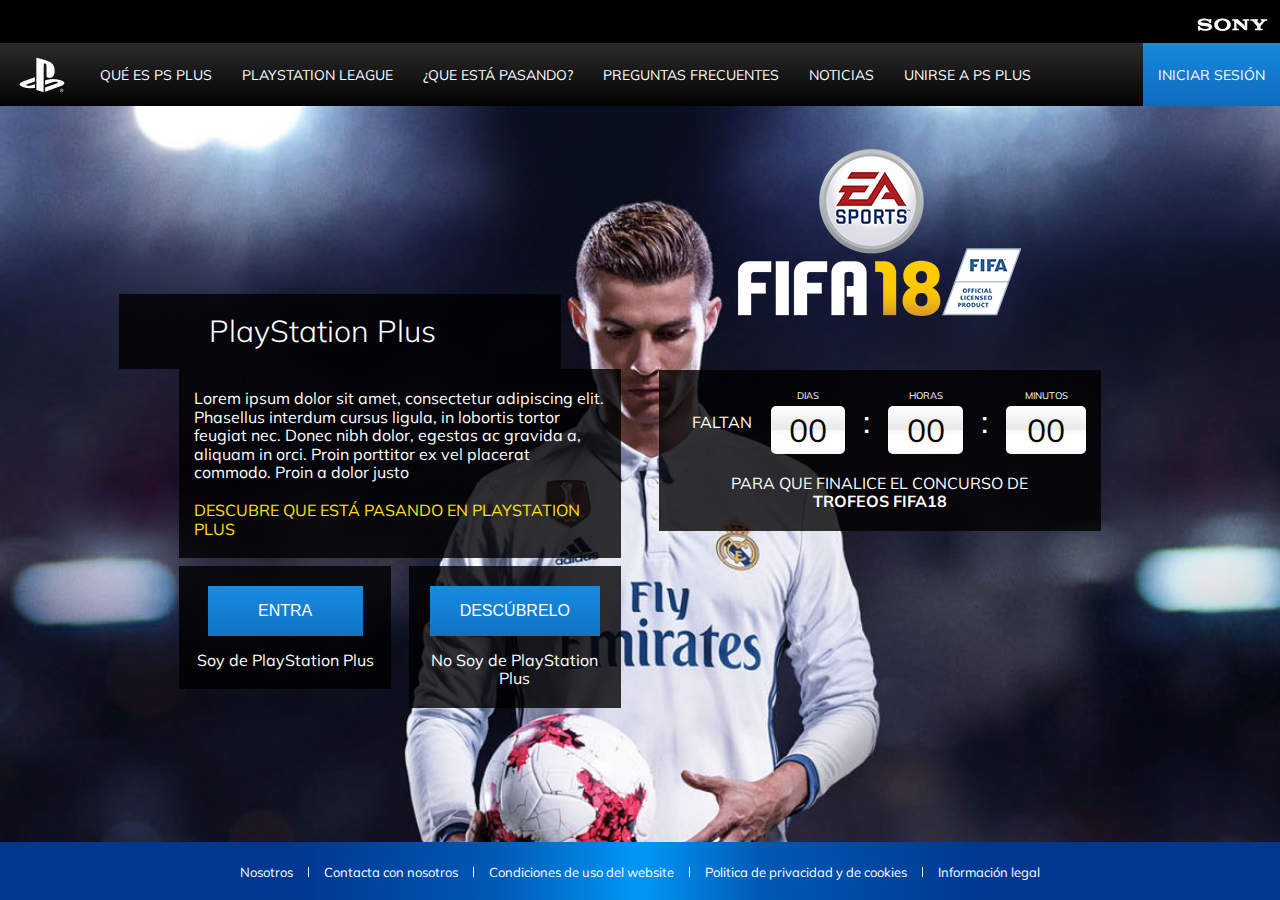
<file: index.html>
<!doctype html>

<html lang="en">
<head>
  <meta charset="utf-8">

  <title>Test</title>
  <meta name="description" content="">
  <meta name="author" content="Sebastian Zuluaga">
  <meta name="viewport" content="width=device-width, initial-scale=1">
  <link rel="stylesheet" href="css/main.css">
  <link href="https://fonts.googleapis.com/css?family=Muli" rel="stylesheet"> 

  <!--[if lt IE 9]>
    <script src="https://cdnjs.cloudflare.com/ajax/libs/html5shiv/3.7.3/html5shiv.js"></script>
  <![endif]-->
</head>

<body class="basic home">
    <header class="header Header-dft">
      <div class="bg-black text-right">
        <a href="#" target="_blank" class=""><img src="img/sony.gif" alt=""></a>
      </div>
      <nav class="nav resp">
        <ul class="">
          <li class="menu_toggle">
            <div class="switchNav">
              <span></span>
              <span></span>
              <span></span>
              <span></span>
            </div>
          </li>
          <li><a href="#" title="#"><img src="img/playstation.png" alt=""></a></li>
          <li><a href="#" title="#">QUÉ ES PS PLUS</a></li>
          <li><a href="#" title="#">PLAYSTATION LEAGUE</a></li>
          <li><a href="#" title="#">¿QUE ESTÁ PASANDO?</a></li>
          <li><a href="#" title="#">PREGUNTAS FRECUENTES</a></li>
          <li><a href="#" title="#">NOTICIAS</a></li>
          <li><a href="#" title="#">UNIRSE A PS PLUS</a></li>
          <li class="Log-in"><a href="#">INICIAR SESIÓN</a></li>
        </ul> 
      </nav>
    </header>
    <section class="container">
      <div class="row">
        <div class="col-6">
          <h1 class="bg_black8">PlayStation Plus</h1>
          <p class="bg_black8">Lorem ipsum dolor sit amet, consectetur adipiscing elit. Phasellus interdum cursus ligula, in lobortis tortor feugiat nec. Donec nibh dolor, egestas ac gravida a, aliquam in orci. Proin porttitor ex vel placerat commodo. Proin a dolor justo<span class="block in yellow">DESCUBRE QUE ESTÁ PASANDO EN PLAYSTATION PLUS</span>
           <div class="row double_btn">
              <div class="col-6 bg_black8 b1">
                <button id="s" class="btn">ENTRA</button>
                <span class="block text-center">Soy de PlayStation Plus</span>  
              </div>     
              <div class="col-6 bg_black8 b2">
                <button id="e" class="btn">DESCÚBRELO</button>
                <span class="block text-center">No Soy de PlayStation Plus</span>  
              </div>     
           </div>

        </div>
        <div class="col-6">
          <div class="text-center img_cont"><img src="img/fifa_2018.png" alt=""></div>
          <div class="bg_black8">
            <ul class="countdown">

                <li>FALTAN</li>
                <li>
                    <small class="block days_ref">DIAS</small><p class="days counter">00</p>
                </li>
                <li class="separator">:</li>
                <li>
                    <small class="block hours_ref">HORAS</small><p class="hours counter">00</p>
                </li>
                <li class="separator">:</li>
                <li>
                    <small class="block minutes_ref">MINUTOS</small><p class="minutes counter">00</p>
                </li>
            </ul>
            <p class="text-center w80">PARA QUE FINALICE EL CONCURSO DE <strong>TROFEOS FIFA18</strong></p>
          </div>
        </div>
      </div>
    </section>
    <footer class="footer">
        <ul>
          <li><a href="#" title="#">Nosotros</a></li>
          <li><a href="#" title="#">Contacta con nosotros</a></li>
          <li><a href="#" title="#">Condiciones de uso del website</a></li>
          <li><a href="#" title="#">Politica de privacidad y de cookies</a></li>
          <li><a href="#" title="#">Información legal</a></li>
        </ul>
    </footer>
  <script src="http://ajax.googleapis.com/ajax/libs/jquery/1.9.1/jquery.min.js"></script>
  <script src="js/jquery.downCount.js"></script>
  <script src="js/scripts.js"></script>
</body>
</html>
</file>
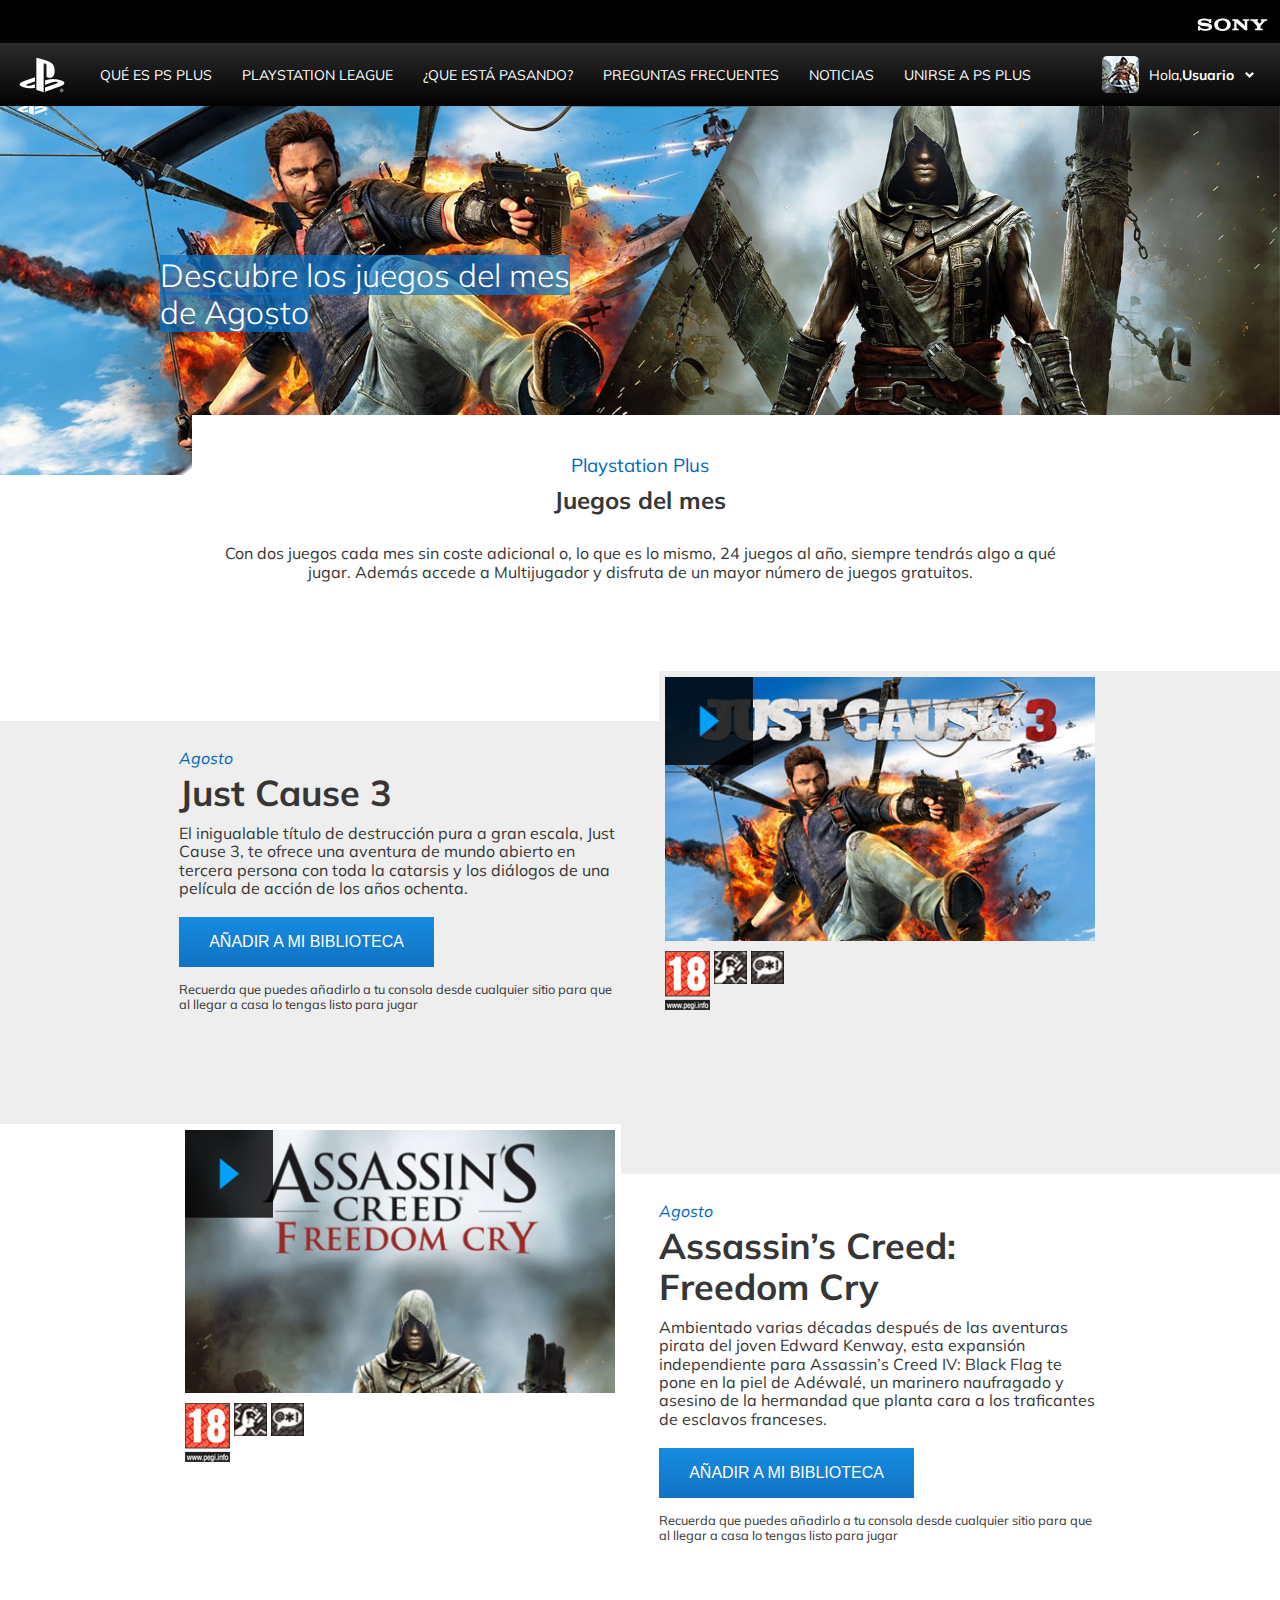
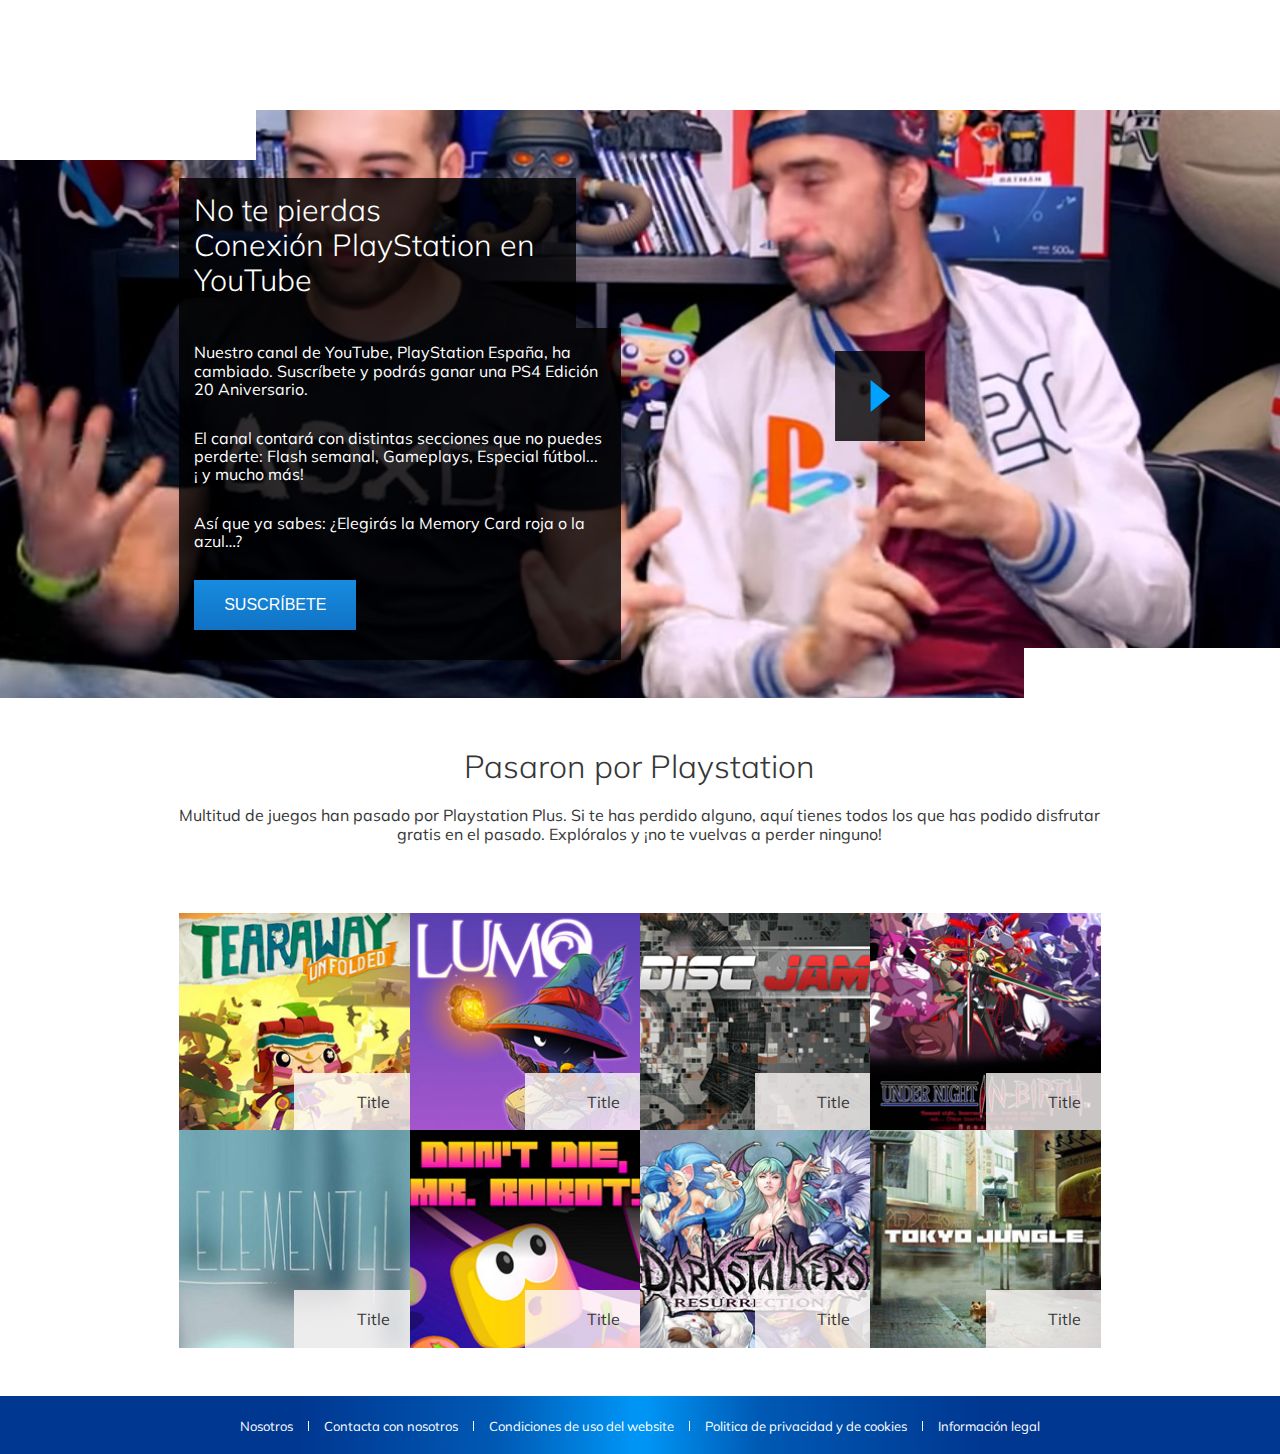
<file: page.html>
<!doctype html>

<html lang="en">
<head>
  <meta charset="utf-8">

  <title>Test</title>
  <meta name="description" content="">
  <meta name="author" content="Sebastian Zuluaga">
  <meta name="viewport" content="width=device-width, initial-scale=1">
  <link rel="stylesheet" href="css/main.css">
  <link href="https://fonts.googleapis.com/css?family=Muli" rel="stylesheet"> 

  <!--[if lt IE 9]>
    <script src="https://cdnjs.cloudflare.com/ajax/libs/html5shiv/3.7.3/html5shiv.js"></script>
  <![endif]-->
</head>

<body class="basic page">
    <header class="header Header-dft">
      <div class="bg-black text-right">
        <a href="#" target="_blank" class=""><img src="img/sony.gif" alt=""></a>
      </div>
      <nav class="nav resp">
        <ul class="">
          <li class="menu_toggle">
            <div class="switchNav">
              <span></span>
              <span></span>
              <span></span>
              <span></span>
            </div>
          </li>
          <li><a href="#" title="#"><img src="img/playstation.png" alt=""></a></li>
          <li><a href="#" title="#">QUÉ ES PS PLUS</a></li>
          <li><a href="#" title="#">PLAYSTATION LEAGUE</a></li>
          <li><a href="#" title="#">¿QUE ESTÁ PASANDO?</a></li>
          <li><a href="#" title="#">PREGUNTAS FRECUENTES</a></li>
          <li><a href="#" title="#">NOTICIAS</a></li>
          <li><a href="#" title="#">UNIRSE A PS PLUS</a></li>
          <li><div class="logged"><a class="" href="#"><img src="img/user.png" alt="">  Hola, <b>Usuario</b> <img src="img/arrow_down.png" alt=""></a></div></li>
        </ul>
        
      </nav>
    </header>
    
      <div class="top">
        <span class="bt_bg"></span>
        <img src="img/img_top.jpg" alt="">
        <div class="container">  
            <h1><mark>Descubre los juegos del mes de Agosto</mark></h1>
        </div>
      </div>

      <section class="sectContainer">
        <header class="page_header container">
            <h3>Playstation Plus</h3>
            <h2>Juegos del mes</h2>
            <p>Con dos juegos cada mes sin coste adicional o, lo que es lo mismo, 24 juegos al año, siempre tendrás algo a qué jugar. Además accede a Multijugador y disfruta de un mayor número de juegos gratuitos.</p>
        </header>

        <article class="page_gameCont">
          <div class="container"> 
            <div class="row">
            <div class="col-6">
            <p class="time">Agosto</p>
            <h1>Just Cause 3</h1>
            <p class="descr">El inigualable título de destrucción pura a gran escala, Just Cause 3, te ofrece una aventura de mundo abierto en tercera persona con toda la catarsis y los diálogos de una película de acción de los años ochenta.</p>
            <p><button id="e" class="btn align_left">AÑADIR A MI BIBLIOTECA</button><small class="block">Recuerda que puedes añadirlo a tu consola desde cualquier sitio para que al llegar a casa lo tengas listo para jugar</small></p>
            </div>
            <div class="col-6 imgCont"><img src="img/img_game.jpg" alt="">
            <p><img class="img_normalSize" src="img/mayor_edad.png" alt="Advertencia"></p>
            </div>
            </div>
          </div>
        </article>
        <article class="page_gameCont">
          <div class="container"> 
            <div class="row">
            <div class="col-6 imgCont"><img src="img/img_game_1.jpg" alt="">
            <p><img class="img_normalSize" src="img/mayor_edad.png" alt="Advertencia"></p>
            </div>
            <div class="col-6">
            <p class="time">Agosto</p>
            <h1>Assassin’s Creed: Freedom Cry</h1>
            <p class="descr">Ambientado varias décadas después de las aventuras pirata del joven Edward Kenway, esta expansión independiente para Assassin’s Creed IV: Black Flag te pone en la piel de Adéwalé, un marinero naufragado y asesino de la hermandad que planta cara a los traficantes de esclavos franceses.</p>
            <p><button id="e" class="btn align_left">AÑADIR A MI BIBLIOTECA</button><small class="block">Recuerda que puedes añadirlo a tu consola desde cualquier sitio para que al llegar a casa lo tengas listo para jugar</small></p>
            </div>
            </div>
          </div>
        </article>

      </section>

      <section class="sectContainer full_bg">
        <article class="container">
          <div class="row">
            <div class="col-6">
              <h1>No te pierdas<br/>Conexión PlayStation en YouTube</h1>
              <p>Nuestro canal de YouTube, PlayStation España, ha cambiado. Suscríbete y podrás ganar una PS4 Edición 20 Aniversario.
              <p>El canal contará con distintas secciones que no puedes perderte: Flash semanal, Gameplays,  Especial fútbol... ¡ y mucho más!</p>
              <p>Así que ya sabes: ¿Elegirás la Memory Card roja o la azul…?</p>
              <p class="text-left"><button id="e" class="btn align_left">SUSCRÍBETE</button></p>
            </div>
            <div class="col-6 img_center_cont"><a href="#" title="#"><img src="img/play.png"></a></div>
          </div>
        </article>
      </section>

      <section class="sectContainer">
        <article class="container">
          <div class="row">
            <div class="col-12 text-center">
              <h1>Pasaron por Playstation</h1>
              <p>Multitud de juegos han pasado por Playstation Plus. Si te has perdido alguno, aquí tienes todos los que has podido disfrutar gratis en el pasado. Explóralos y ¡no te vuelvas a perder ninguno!</p>
              <ul class="gallery_images">
                <li><a href="#" title="#" target="_blank"><img src="img/item_1.jpg" alt=""><span>Title</span></a></li>
                <li><a href="#" title="#" target="_blank"><img src="img/item_2.jpg" alt=""><span>Title</span></a></li>
                <li><a href="#" title="#" target="_blank"><img src="img/item_3.jpg" alt=""><span>Title</span></a></li>
                <li><a href="#" title="#" target="_blank"><img src="img/item_4.jpg" alt=""><span>Title</span></a></li>
                <li><a href="#" title="#" target="_blank"><img src="img/item_5.jpg" alt=""><span>Title</span></a></li>
                <li><a href="#" title="#" target="_blank"><img src="img/item_6.jpg" alt=""><span>Title</span></a></li>
                <li><a href="#" title="#" target="_blank"><img src="img/item_7.jpg" alt=""><span>Title</span></a></li>
                <li><a href="#" title="#" target="_blank"><img src="img/item_8.jpg" alt=""><span>Title</span></a></li>
              </ul>
            </div>
          </div>
        </article>
      </section>
    
    <footer class="footer">
        <ul>
          <li><a href="#" title="#">Nosotros</a></li>
          <li><a href="#" title="#">Contacta con nosotros</a></li>
          <li><a href="#" title="#">Condiciones de uso del website</a></li>
          <li><a href="#" title="#">Politica de privacidad y de cookies</a></li>
          <li><a href="#" title="#">Información legal</a></li>
        </ul>
    </footer>
  <script src="http://ajax.googleapis.com/ajax/libs/jquery/1.9.1/jquery.min.js"></script>
  <script src="js/jquery.downCount.js"></script>
  <script src="js/scripts.js"></script>
</body>
</html>
</file>
<file: css/main.css>
/*! normalize.css v5.0.0 | MIT License | github.com/necolas/normalize.css */html{font-family:sans-serif;line-height:1.15;-ms-text-size-adjust:100%;-webkit-text-size-adjust:100%}body{margin:0}article,aside,footer,header,nav,section{display:block}h1{font-size:2em;margin:0.67em 0}figcaption,figure,main{display:block}figure{margin:1em 40px}hr{box-sizing:content-box;height:0;overflow:visible}pre{font-family:monospace, monospace;font-size:1em}a{background-color:transparent;-webkit-text-decoration-skip:objects}a:active,a:hover{outline-width:0}abbr[title]{border-bottom:none;text-decoration:underline;text-decoration:underline dotted}b,strong{font-weight:inherit}b,strong{font-weight:bolder}code,kbd,samp{font-family:monospace, monospace;font-size:1em}dfn{font-style:italic}mark{background-color:#ff0;color:#000}small{font-size:80%}sub,sup{font-size:75%;line-height:0;position:relative;vertical-align:baseline}sub{bottom:-0.25em}sup{top:-0.5em}audio,video{display:inline-block}audio:not([controls]){display:none;height:0}img{border-style:none}svg:not(:root){overflow:hidden}button,input,optgroup,select,textarea{font-family:sans-serif;font-size:100%;line-height:1.15;margin:0}button,input{overflow:visible}button,select{text-transform:none}button,html [type="button"],[type="reset"],[type="submit"]{-webkit-appearance:button}button::-moz-focus-inner,[type="button"]::-moz-focus-inner,[type="reset"]::-moz-focus-inner,[type="submit"]::-moz-focus-inner{border-style:none;padding:0}button:-moz-focusring,[type="button"]:-moz-focusring,[type="reset"]:-moz-focusring,[type="submit"]:-moz-focusring{outline:1px dotted ButtonText}fieldset{border:1px solid #c0c0c0;margin:0 2px;padding:0.35em 0.625em 0.75em}legend{box-sizing:border-box;color:inherit;display:table;max-width:100%;padding:0;white-space:normal}progress{display:inline-block;vertical-align:baseline}textarea{overflow:auto}[type="checkbox"],[type="radio"]{box-sizing:border-box;padding:0}[type="number"]::-webkit-inner-spin-button,[type="number"]::-webkit-outer-spin-button{height:auto}[type="search"]{-webkit-appearance:textfield;outline-offset:-2px}[type="search"]::-webkit-search-cancel-button,[type="search"]::-webkit-search-decoration{-webkit-appearance:none}::-webkit-file-upload-button{-webkit-appearance:button;font:inherit}details,menu{display:block}summary{display:list-item}canvas{display:inline-block}template{display:none}[hidden]{display:none}html{box-sizing:border-box}*,*::before,*::after{box-sizing:inherit}a{color:#e50050;text-decoration:none}a:hover,a:active,a:focus{color:#222;text-decoration:underline}body{color:#fff;font-family:'Muli', sans-serif}.clearfix::after{clear:both;content:'';display:table}.container{max-width:1180px;margin-left:auto;margin-right:auto;padding-left:20px;padding-right:20px;width:100%}.hide-text{overflow:hidden;padding:0;text-indent:101%;white-space:nowrap}.visually-hidden{border:0;clip:rect(0 0 0 0);height:1px;margin:-1px;overflow:hidden;padding:0;position:absolute;width:1px}.bg-black{background-color:#000000}.text-left{text-align:left}.text-right{text-align:right}.text-center{text-align:center}.block{display:block}.block.in{margin-top:20px}.img_normalSize{width:auto !important}.w80{max-width:80%}.container{width:90%;margin-left:auto;margin-right:auto}@media only screen and (min-width: 33.75em){.container{width:80%}}@media only screen and (min-width: 65em){.container{width:80%;max-width:62.5rem}}.row{position:relative;width:100%}.row [class^="col"]{float:left;margin:0.5rem 2%;min-height:0.125rem}.row::after{content:"";display:table;clear:both}.col-1,.col-2,.col-3,.col-4,.col-5,.col-6,.col-7,.col-8,.col-9,.col-10,.col-11,.col-12{width:96%}.col-1-sm{width:4.3333333333%}.col-2-sm{width:12.6666666667%}.col-3-sm{width:21%}.col-4-sm{width:29.3333333333%}.col-5-sm{width:37.6666666667%}.col-6-sm{width:46%}.col-7-sm{width:54.3333333333%}.col-8-sm{width:62.6666666667%}.col-9-sm{width:71%}.col-10-sm{width:79.3333333333%}.col-11-sm{width:87.6666666667%}.col-12-sm{width:96%}@media only screen and (min-width: 45em){.col-1{width:4.3333333333%}.col-2{width:12.6666666667%}.col-3{width:21%}.col-4{width:29.3333333333%}.col-5{width:37.6666666667%}.col-6{width:46%}.col-7{width:54.3333333333%}.col-8{width:62.6666666667%}.col-9{width:71%}.col-10{width:79.3333333333%}.col-11{width:87.6666666667%}.col-12{width:96%}}.countdown{display:flex;align-items:center;margin-bottom:20px;text-align:center}.countdown li{flex-grow:1}.countdown .counter{background:#ffffff;background:-moz-linear-gradient(top, #fff 0%, #f7f7f7 17%, #e9e9e9 49%, #f8f8f8 50%, #fff 63%, #fff 75%, #fff 90%, #f6f6f6 100%);background:-webkit-linear-gradient(top, #fff 0%, #f7f7f7 17%, #e9e9e9 49%, #f8f8f8 50%, #fff 63%, #fff 75%, #fff 90%, #f6f6f6 100%);background:linear-gradient(to bottom, #fff 0%, #f7f7f7 17%, #e9e9e9 49%, #f8f8f8 50%, #fff 63%, #fff 75%, #fff 90%, #f6f6f6 100%);filter:progid:DXImageTransform.Microsoft.gradient( startColorstr='#ffffff', endColorstr='#f6f6f6',GradientType=0 );color:#010101;font-size:2em;border-radius:5px;line-height:1.5em}.countdown small{font-size:0.6em;margin-bottom:5px}.countdown .separator{font-size:2em}.nav.resp .open{background:rgba(0,0,0,0.9);height:100vh;position:fixed;width:100%;z-index:2;top:0}@media only screen and (min-width: 50em){.nav.resp .menu_toggle{display:none}}@media only screen and (max-width: 799px){.nav.resp{text-align:right}.nav.resp .open .menu_toggle ~ li{padding:10px;max-height:100px;opacity:1;display:block;text-align:center}.nav.resp .menu_toggle{cursor:pointer;display:inline-block;padding:15px}.nav.resp .menu_toggle ~ li{max-height:0;opacity:0}.nav.resp .menu_toggle li:last-child{margin-bottom:30px}}.switchNav{width:40px;height:25px;position:relative;margin:0;-webkit-transform:rotate(0deg);-ms-transform:rotate(0deg);-moz-transform:rotate(0deg);transform:rotate(0deg);-webkit-transition:0.5s ease-in-out;-ms-transition:0.5s ease-in-out;-moz-transition:0.5s ease-in-out;transition:0.5s ease-in-out;cursor:pointer}.switchNav span{display:block;position:absolute;height:1px;width:100%;background:#ffffff;border-radius:9px;opacity:1;left:0;-webkit-transform:rotate(0deg);-ms-transform:rotate(0deg);-moz-transform:rotate(0deg);transform:rotate(0deg);-webkit-transition:0.25s ease-in-out;-ms-transition:0.25s ease-in-out;-moz-transition:0.25s ease-in-out;transition:0.25s ease-in-out}.switchNav span:nth-child(1){top:0px}.switchNav span:nth-child(2),.switchNav span:nth-child(3){top:8px}.switchNav span:nth-child(4){top:16px}.open .switchNav span:nth-child(1){top:18px;width:0%;left:50%}.open .switchNav span:nth-child(2){-webkit-transform:rotate(45deg);-ms-transform:rotate(45deg);-moz-transform:rotate(45deg);transform:rotate(45deg)}.open .switchNav span:nth-child(3){-webkit-transform:rotate(-45deg);-ms-transform:rotate(-45deg);-moz-transform:rotate(-45deg);transform:rotate(-45deg)}.open .switchNav span:nth-child(4){top:18px;width:0%;left:50%}.gallery_images{display:flex;flex-wrap:wrap;margin-top:70px}.gallery_images li{width:calc((100% / 4));overflow:hidden}@media only screen and (max-width: 50em){.gallery_images li{width:calc((100% / 2))}}@media only screen and (max-width: 33.75em){.gallery_images li{width:calc((100% / 1))}}.gallery_images li img{display:inline-block;width:100%;-webkit-transform:scale(1.05);-ms-transform:scale(1.05);-moz-transform:scale(1.05);transform:scale(1.05)}.gallery_images a{position:relative}.gallery_images a span{background:rgba(252,248,247,0.8);color:#363636;position:absolute;bottom:0;right:0;padding:20px;-webkit-transition:0.3s;-ms-transition:0.3s;-moz-transition:0.3s;transition:0.3s;left:50%;text-align:right}.gallery_images a:hover span{background:rgba(0,137,226,0.8);left:0;font-size:20px;color:#fff}.btn{background:linear-gradient(to bottom, #168ce0 0%, #1172c4 100%);box-sizing:border-box;border:none;cursor:pointer;color:#ffffff;display:block;font-weight:300;line-height:50px;margin:0 auto 15px;min-width:155px;padding:0 30px;transition:1s;will-change:background}.btn:hover{background:linear-gradient(to bottom, #168ce0 0%, #0e61a6 100%)}.btn.align_left{margin:0 0 15px 0}ul{list-style:none;padding:0;margin:0}a{color:#ffffff}a:hover,a:active,a:focus{text-decoration:none}.bg_black8{background:rgba(0,0,0,0.8);padding:20px 15px}.yellow{color:#ffe00d}.time{color:#0068bf;font-style:italic}.img_center_cont{bottom:0;display:flex;height:100%;position:absolute;right:0;top:0}.img_center_cont a{margin:auto}@media only screen and (max-width: 45em){.img_center_cont{position:static}}.basic .header img{padding:15px 10px 5px}@media only screen and (max-width: 50em){.basic .header img{padding:0px 10px 5px}}.basic .header a{color:#ffffff;font-size:14px}.basic .nav{background:linear-gradient(to bottom, #2b2b2b 0%, #020203 100%)}.basic .nav .logged img{display:inline;margin:auto 10px}.basic .nav .logged a{display:flex;align-items:center}@media only screen and (min-width: 50em){.basic .nav ul{display:flex;align-items:center;margin:0px}.basic .nav ul img{display:block;padding:0}.basic .nav ul li{line-height:62px;padding:0 15px}}@media only screen and (min-width: 50em) and (min-width: 800px) and (max-width: 1180px){.basic .nav ul li{line-height:1em;padding:10px}}@media only screen and (min-width: 50em){.basic .nav ul li.Log-in{background:linear-gradient(to bottom, #168ade 0%, #0f6abc 100%)}.basic .nav ul li:last-child{margin-left:auto}.basic .nav ul li:last-child:hover a{color:#ffffff;opacity:.7}.basic .nav ul a{-webkit-transition:0.3s;-ms-transition:0.3s;-moz-transition:0.3s;transition:0.3s}.basic .nav ul a:hover{color:#0086df}.basic .nav ul a:active{font-size:13.9px;-webkit-transform-origin:center;-ms-transform-origin:center;-moz-transform-origin:center;transform-origin:center}}.basic .container p{margin:0 auto}.basic .container .img_cont{margin:35px 0 50px}@media only screen and (max-width: 1123px){.basic .container .double_btn .b1{width:96%}.basic .container .double_btn .b2{width:96%}}@media only screen and (min-width: 1124px){.basic .container .double_btn .b1{margin-left:0;width:48%}.basic .container .double_btn .b2{margin-right:0;width:48%}}.basic .footer{background-image:repeating-linear-gradient(90deg, #003791 0%, #003791 23.3%, #0059b4 38.8%, #0095f5 49.5%, #0095f5 50.5%, #0059b4 59.4%, #003791 76.9%, #003791 100%);padding:20px 0}.basic .footer li{padding:5px;text-align:center}.basic .footer a{font-size:13px}@media only screen and (min-width: 45em){.basic .footer{padding:5px 0}.basic .footer ul{display:flex;justify-content:center}.basic .footer li{padding:15px}.basic .footer li:last-child a::after{display:none}.basic .footer a::after{background:white none repeat scroll 0 0;content:"";display:inline-block;height:10px;left:15px;position:relative;width:1px}}.home{background-image:url("../img/bg_home.jpg");background-repeat:no-repeat;background-position:center top;background-color:#0c0e1b;height:100vh}@media only screen and (min-width: 50em){.home{background-size:cover;background-position:center bottom}}.home h1{font-size:1.9em;font-weight:300;padding-left:90px;position:relative;left:-60px;margin:20px 0 0}@media only screen and (min-width: 50em){.home h1{margin:180px 0 0 0}}@media only screen and (min-width: 45em){.home .footer{position:fixed;bottom:0;width:100%}}.page{color:#363636}@media only screen and (max-width: 50em){.page .btn{margin:30px 0}}.page h1{display:inline-block;font-weight:300;max-width:420px}.page h1 mark{background:rgba(6,114,202,0.7);color:#ffffff}.page .top{position:relative}@media only screen and (max-width: 50em){.page .top{max-height:350px;overflow:hidden}}.page .top img{display:block;width:100%;z-index:-1}@media only screen and (max-width: 50em){.page .top img{max-height:350px;width:auto;-webkit-transform:translate(-15%, 0px);-ms-transform:translate(-15%, 0px);-moz-transform:translate(-15%, 0px);transform:translate(-15%, 0px)}}.page .top .container{position:absolute;left:10%;right:10%;top:35%;width:80%}.page .top .bt_bg{background:#ffffff;position:absolute;bottom:0;left:15%;height:60px;width:85%}.page .top .bt_bg::before{background-image:radial-gradient(103px at -8px -35px, rgba(255,255,255,0) 61%,#ffffff 66.1%,#ffffff 85.7%,#ffffff 100%);bottom:0;content:"";display:block;height:30px;left:-30px;position:absolute;width:30px;-webkit-transform:rotate(-8deg) translate(-1px, 4px);-ms-transform:rotate(-8deg) translate(-1px, 4px);-moz-transform:rotate(-8deg) translate(-1px, 4px);transform:rotate(-8deg) translate(-1px, 4px)}.page .sectContainer{margin:0 auto 20px;position:relative;top:-20px}.page .sectContainer.full_bg{background:url(../img/img_cont.jpg) no-repeat center/cover;color:#ffffff}.page .sectContainer.full_bg h1{background:rgba(0,0,0,0.8);font-size:1.9em;padding:15px 25px 30px 15px;margin:60px 45px 0 0}.page .sectContainer.full_bg p{background:rgba(0,0,0,0.8);padding:15px}.page .sectContainer.full_bg .container{padding-bottom:30px}.page .sectContainer.full_bg::after{background:#ffffff;content:"";height:50px;left:0;position:absolute;top:0;width:20%}.page .sectContainer.full_bg::before{background:#ffffff;content:"";height:50px;right:0;position:absolute;bottom:0;width:20%}.page .sectContainer .page_header{margin:0 auto;text-align:center}@media only screen and (max-width: 33.75em){.page .sectContainer .page_header{background:#ffffff}}.page .sectContainer .page_header h3{color:#0068bf;margin:0 auto;font-weight:normal}.page .sectContainer .page_header h2{margin:10px 0}.page .sectContainer .page_header p{margin:30px 50px 140px}@media only screen and (max-width: 50em){.page .sectContainer .page_header p{margin:30px}}.page .sectContainer .page_gameCont{padding-top:20px;padding-bottom:140px;position:relative}@media only screen and (max-width: 50em){.page .sectContainer .page_gameCont{padding-bottom:40px}}.page .sectContainer .page_gameCont .row{position:static}.page .sectContainer .page_gameCont:nth-of-type(odd){background:#eeeeee}.page .sectContainer .page_gameCont:nth-of-type(odd) .imgCont{border:6px solid #eeeeee}.page .sectContainer .page_gameCont:nth-of-type(odd) .imgCont::after{background:#eeeeee;height:100%;position:absolute;top:-50px;width:40%;left:auto;right:0}@media only screen and (max-width: 50em){.page .sectContainer .page_gameCont:nth-of-type(odd) .imgCont::after{display:none}}.page .sectContainer .page_gameCont .imgCont{border:6px solid #ffffff;margin-top:-70px}@media only screen and (max-width: 50em){.page .sectContainer .page_gameCont .imgCont{margin:20px 0}}.page .sectContainer .page_gameCont .imgCont img{display:block;width:100%;position:relative;z-index:2;margin-bottom:10px}.page .sectContainer .page_gameCont .imgCont::after{background:#ffffff;bottom:0;content:"";height:100%;position:absolute;top:-50px;width:40%;left:0}@media only screen and (max-width: 50em){.page .sectContainer .page_gameCont .imgCont::after{display:none}}.page .sectContainer .page_gameCont h1{color:#363636;font-size:36px;font-weight:bold;margin:5px 0}.page .sectContainer .page_gameCont .descr{margin:5px 0 20px}
</file>
